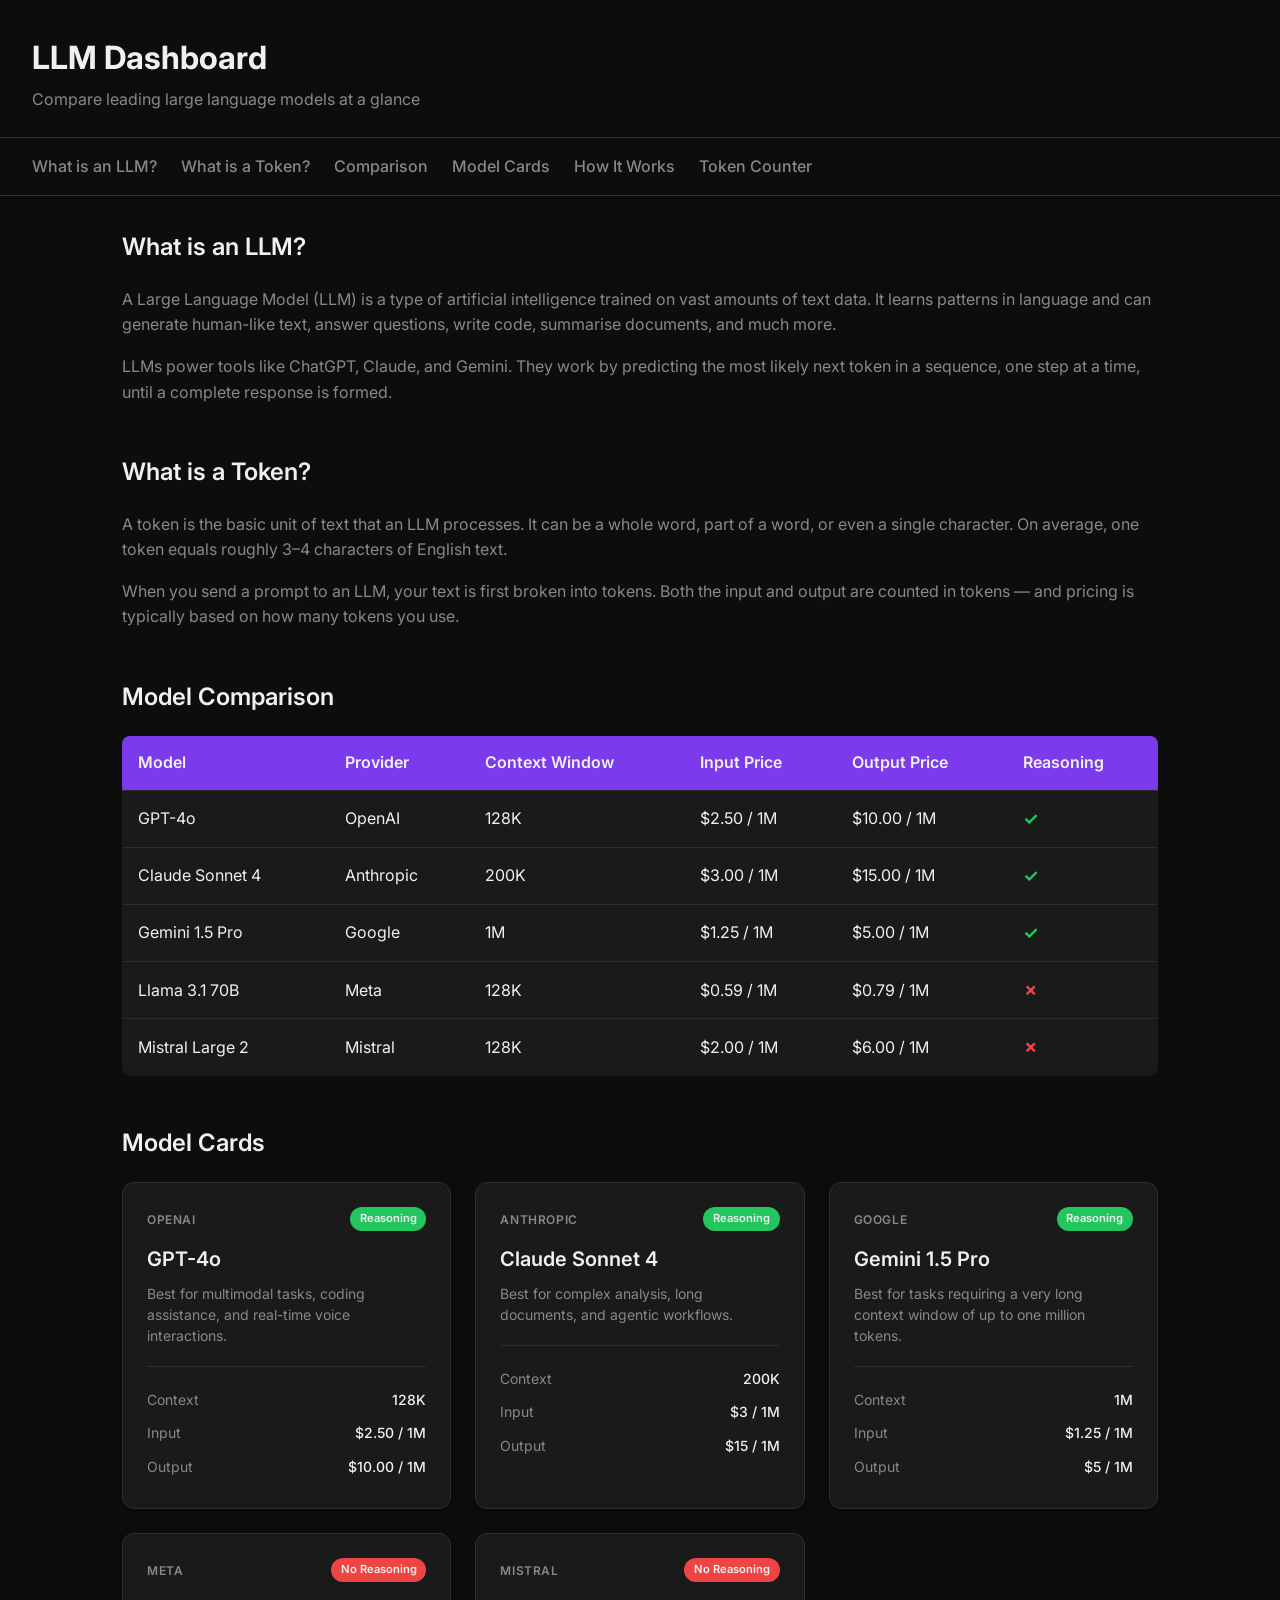
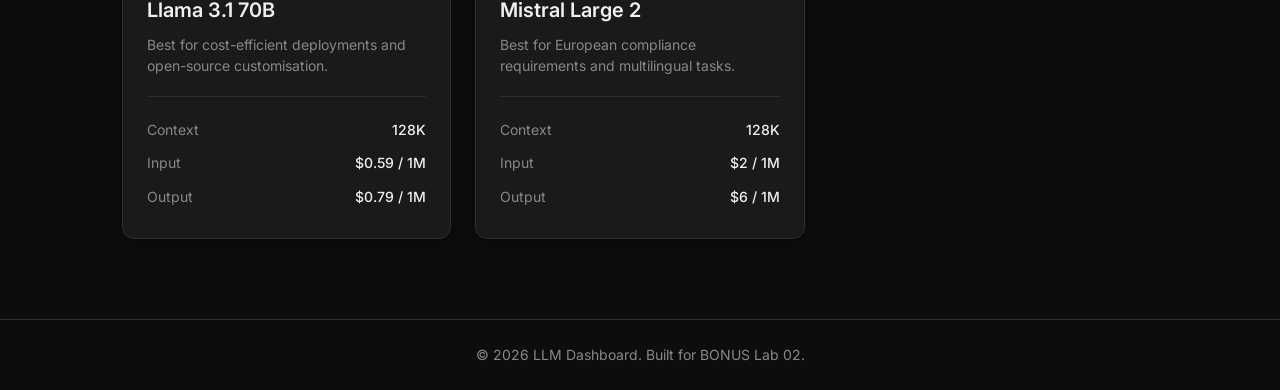
<file: index.html>
<!DOCTYPE html>
<html lang="en">
<head>
  <meta charset="UTF-8">
  <meta name="viewport" content="width=device-width, initial-scale=1.0">
  <title>LLM Dashboard</title>
  <link rel="stylesheet" href="styles.css">
</head>
<body>
  <header>
    <h1>LLM Dashboard</h1>
    <p>Compare leading large language models at a glance</p>
  </header>

  <nav>
    <a href="#what-is-llm">What is an LLM?</a>
    <a href="#what-is-token">What is a Token?</a>
    <a href="#comparison">Comparison</a>
    <a href="#model-cards">Model Cards</a>
    <a href="how-it-works.html">How It Works</a>
    <a href="tokenCounter.html">Token Counter</a>
  </nav>

  <main>
    <section id="what-is-llm">
      <h2>What is an LLM?</h2>
      <p>
        A Large Language Model (LLM) is a type of artificial intelligence trained on vast
        amounts of text data. It learns patterns in language and can generate human-like
        text, answer questions, write code, summarise documents, and much more.
      </p>
      <p>
        LLMs power tools like ChatGPT, Claude, and Gemini. They work by predicting the
        most likely next token in a sequence, one step at a time, until a complete response
        is formed.
      </p>
    </section>

    <section id="what-is-token">
      <h2>What is a Token?</h2>
      <p>
        A token is the basic unit of text that an LLM processes. It can be a whole word,
        part of a word, or even a single character. On average, one token equals roughly
        3–4 characters of English text.
      </p>
      <p>
        When you send a prompt to an LLM, your text is first broken into tokens. Both the
        input and output are counted in tokens — and pricing is typically based on how many
        tokens you use.
      </p>
    </section>

    <section id="comparison">
      <h2>Model Comparison</h2>
      <table>
        <thead>
          <tr>
            <th>Model</th>
            <th>Provider</th>
            <th>Context Window</th>
            <th>Input Price</th>
            <th>Output Price</th>
            <th>Reasoning</th>
          </tr>
        </thead>
        <tbody>
          <tr>
            <td>GPT-4o</td>
            <td>OpenAI</td>
            <td>128K</td>
            <td>$2.50 / 1M</td>
            <td>$10.00 / 1M</td>
            <td class="reasoning-cell reasoning-yes-cell">✓</td>
          </tr>
          <tr>
            <td>Claude Sonnet 4</td>
            <td>Anthropic</td>
            <td>200K</td>
            <td>$3.00 / 1M</td>
            <td>$15.00 / 1M</td>
            <td class="reasoning-cell reasoning-yes-cell">✓</td>
          </tr>
          <tr>
            <td>Gemini 1.5 Pro</td>
            <td>Google</td>
            <td>1M</td>
            <td>$1.25 / 1M</td>
            <td>$5.00 / 1M</td>
            <td class="reasoning-cell reasoning-yes-cell">✓</td>
          </tr>
          <tr>
            <td>Llama 3.1 70B</td>
            <td>Meta</td>
            <td>128K</td>
            <td>$0.59 / 1M</td>
            <td>$0.79 / 1M</td>
            <td class="reasoning-cell reasoning-no-cell">✗</td>
          </tr>
          <tr>
            <td>Mistral Large 2</td>
            <td>Mistral</td>
            <td>128K</td>
            <td>$2.00 / 1M</td>
            <td>$6.00 / 1M</td>
            <td class="reasoning-cell reasoning-no-cell">✗</td>
          </tr>
        </tbody>
      </table>
    </section>

    <section id="model-cards">
      <h2>Model Cards</h2>
      <div class="cards-grid">
        <div class="card">
          <div class="card-header">
            <span class="card-provider">OpenAI</span>
            <span class="card-reasoning reasoning-yes">Reasoning</span>
          </div>
          <h3 class="card-name">GPT-4o</h3>
          <p class="card-tagline">Best for multimodal tasks, coding assistance, and real-time voice interactions.</p>
          <ul class="card-specs">
            <li><span class="spec-label">Context</span><span class="spec-value">128K</span></li>
            <li><span class="spec-label">Input</span><span class="spec-value">$2.50 / 1M</span></li>
            <li><span class="spec-label">Output</span><span class="spec-value">$10.00 / 1M</span></li>
          </ul>
        </div>

        <div class="card">
          <div class="card-header">
            <span class="card-provider">Anthropic</span>
            <span class="card-reasoning reasoning-yes">Reasoning</span>
          </div>
          <h3 class="card-name">Claude Sonnet 4</h3>
          <p class="card-tagline">Best for complex analysis, long documents, and agentic workflows.</p>
          <ul class="card-specs">
            <li><span class="spec-label">Context</span><span class="spec-value">200K</span></li>
            <li><span class="spec-label">Input</span><span class="spec-value">$3 / 1M</span></li>
            <li><span class="spec-label">Output</span><span class="spec-value">$15 / 1M</span></li>
          </ul>
        </div>

        <div class="card">
          <div class="card-header">
            <span class="card-provider">Google</span>
            <span class="card-reasoning reasoning-yes">Reasoning</span>
          </div>
          <h3 class="card-name">Gemini 1.5 Pro</h3>
          <p class="card-tagline">Best for tasks requiring a very long context window of up to one million tokens.</p>
          <ul class="card-specs">
            <li><span class="spec-label">Context</span><span class="spec-value">1M</span></li>
            <li><span class="spec-label">Input</span><span class="spec-value">$1.25 / 1M</span></li>
            <li><span class="spec-label">Output</span><span class="spec-value">$5 / 1M</span></li>
          </ul>
        </div>

        <div class="card">
          <div class="card-header">
            <span class="card-provider">Meta</span>
            <span class="card-reasoning reasoning-no">No Reasoning</span>
          </div>
          <h3 class="card-name">Llama 3.1 70B</h3>
          <p class="card-tagline">Best for cost-efficient deployments and open-source customisation.</p>
          <ul class="card-specs">
            <li><span class="spec-label">Context</span><span class="spec-value">128K</span></li>
            <li><span class="spec-label">Input</span><span class="spec-value">$0.59 / 1M</span></li>
            <li><span class="spec-label">Output</span><span class="spec-value">$0.79 / 1M</span></li>
          </ul>
        </div>

        <div class="card">
          <div class="card-header">
            <span class="card-provider">Mistral</span>
            <span class="card-reasoning reasoning-no">No Reasoning</span>
          </div>
          <h3 class="card-name">Mistral Large 2</h3>
          <p class="card-tagline">Best for European compliance requirements and multilingual tasks.</p>
          <ul class="card-specs">
            <li><span class="spec-label">Context</span><span class="spec-value">128K</span></li>
            <li><span class="spec-label">Input</span><span class="spec-value">$2 / 1M</span></li>
            <li><span class="spec-label">Output</span><span class="spec-value">$6 / 1M</span></li>
          </ul>
        </div>
      </div>
    </section>
  </main>

  <footer>
    <p>&copy; 2026 LLM Dashboard. Built for BONUS Lab 02.</p>
  </footer>
</body>
</html>
</file>
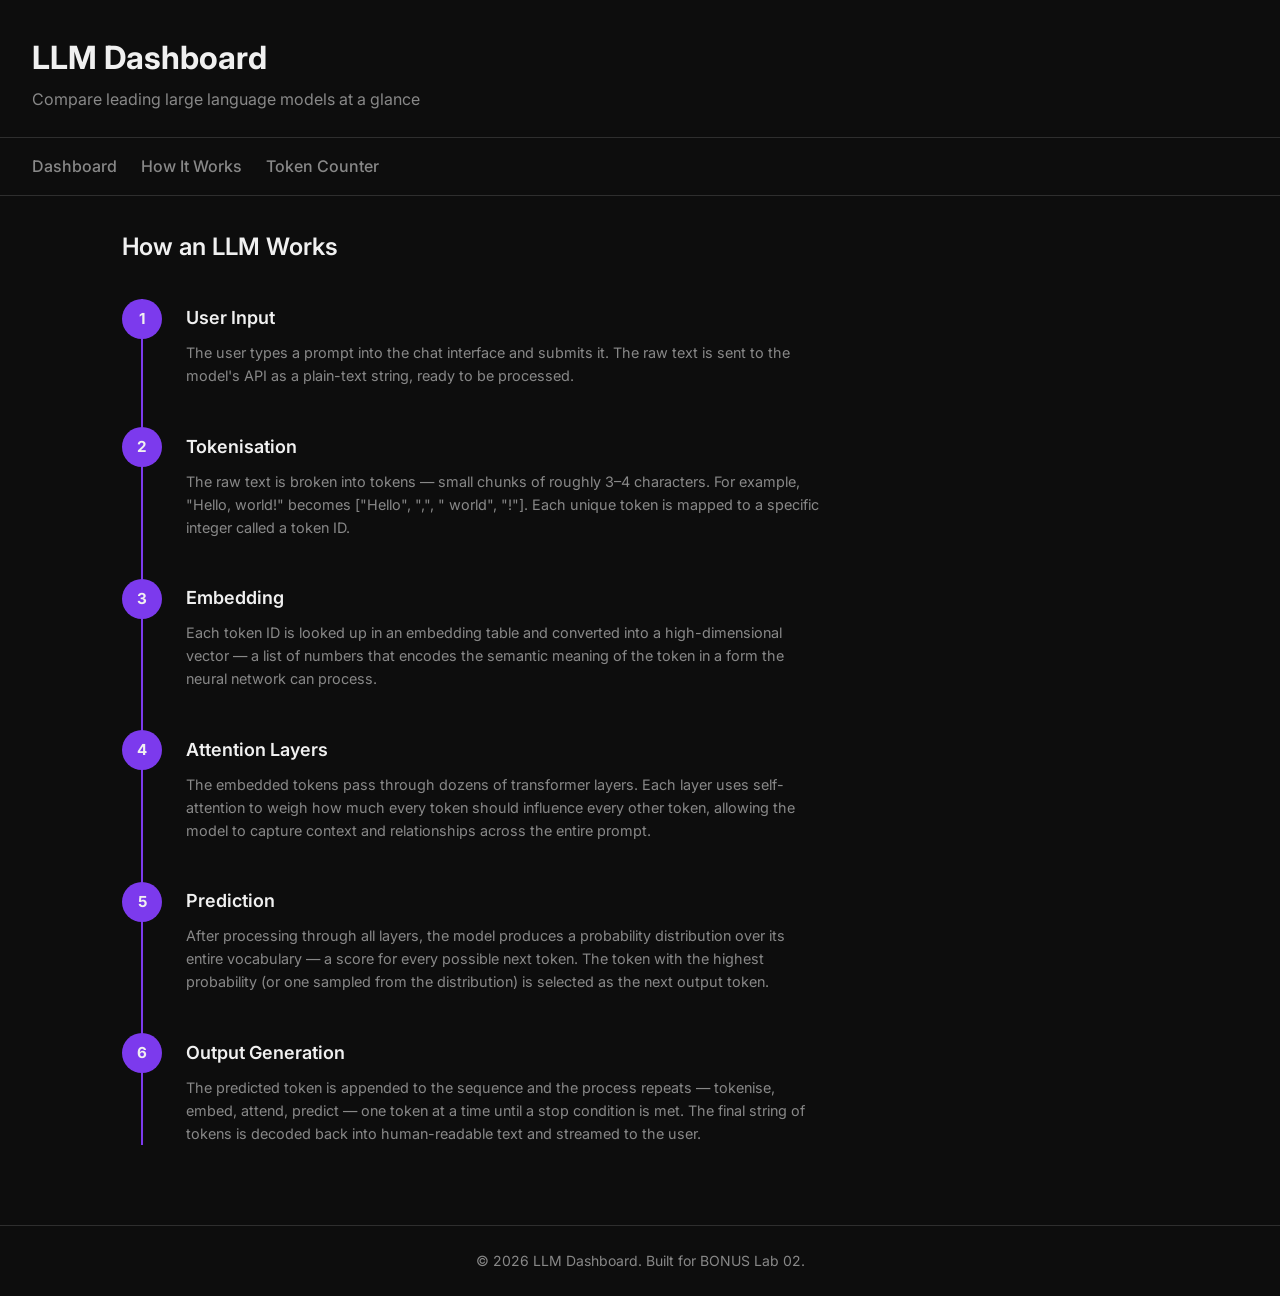
<file: how-it-works.html>
<!DOCTYPE html>
<html lang="en">
<head>
  <meta charset="UTF-8">
  <meta name="viewport" content="width=device-width, initial-scale=1.0">
  <title>How an LLM Works</title>
  <link rel="stylesheet" href="styles.css">
</head>
<body>
  <header>
    <h1>LLM Dashboard</h1>
    <p>Compare leading large language models at a glance</p>
  </header>

  <nav>
    <a href="index.html">Dashboard</a>
    <a href="how-it-works.html">How It Works</a>
    <a href="tokenCounter.html">Token Counter</a>
  </nav>

  <main>
    <section id="timeline">
      <h2>How an LLM Works</h2>
      <ol class="timeline">
        <li class="timeline-step">
          <div class="step-marker">1</div>
          <div class="step-content">
            <h3>User Input</h3>
            <p>
              The user types a prompt into the chat interface and submits it. The raw text
              is sent to the model's API as a plain-text string, ready to be processed.
            </p>
          </div>
        </li>

        <li class="timeline-step">
          <div class="step-marker">2</div>
          <div class="step-content">
            <h3>Tokenisation</h3>
            <p>
              The raw text is broken into tokens — small chunks of roughly 3–4 characters.
              For example, "Hello, world!" becomes ["Hello", ",", " world", "!"]. Each unique
              token is mapped to a specific integer called a token ID.
            </p>
          </div>
        </li>

        <li class="timeline-step">
          <div class="step-marker">3</div>
          <div class="step-content">
            <h3>Embedding</h3>
            <p>
              Each token ID is looked up in an embedding table and converted into a
              high-dimensional vector — a list of numbers that encodes the semantic meaning
              of the token in a form the neural network can process.
            </p>
          </div>
        </li>

        <li class="timeline-step">
          <div class="step-marker">4</div>
          <div class="step-content">
            <h3>Attention Layers</h3>
            <p>
              The embedded tokens pass through dozens of transformer layers. Each layer uses
              self-attention to weigh how much every token should influence every other token,
              allowing the model to capture context and relationships across the entire prompt.
            </p>
          </div>
        </li>

        <li class="timeline-step">
          <div class="step-marker">5</div>
          <div class="step-content">
            <h3>Prediction</h3>
            <p>
              After processing through all layers, the model produces a probability
              distribution over its entire vocabulary — a score for every possible next token.
              The token with the highest probability (or one sampled from the distribution)
              is selected as the next output token.
            </p>
          </div>
        </li>

        <li class="timeline-step">
          <div class="step-marker">6</div>
          <div class="step-content">
            <h3>Output Generation</h3>
            <p>
              The predicted token is appended to the sequence and the process repeats —
              tokenise, embed, attend, predict — one token at a time until a stop condition
              is met. The final string of tokens is decoded back into human-readable text
              and streamed to the user.
            </p>
          </div>
        </li>
      </ol>
    </section>
  </main>

  <footer>
    <p>&copy; 2026 LLM Dashboard. Built for BONUS Lab 02.</p>
  </footer>
</body>
</html>
</file>
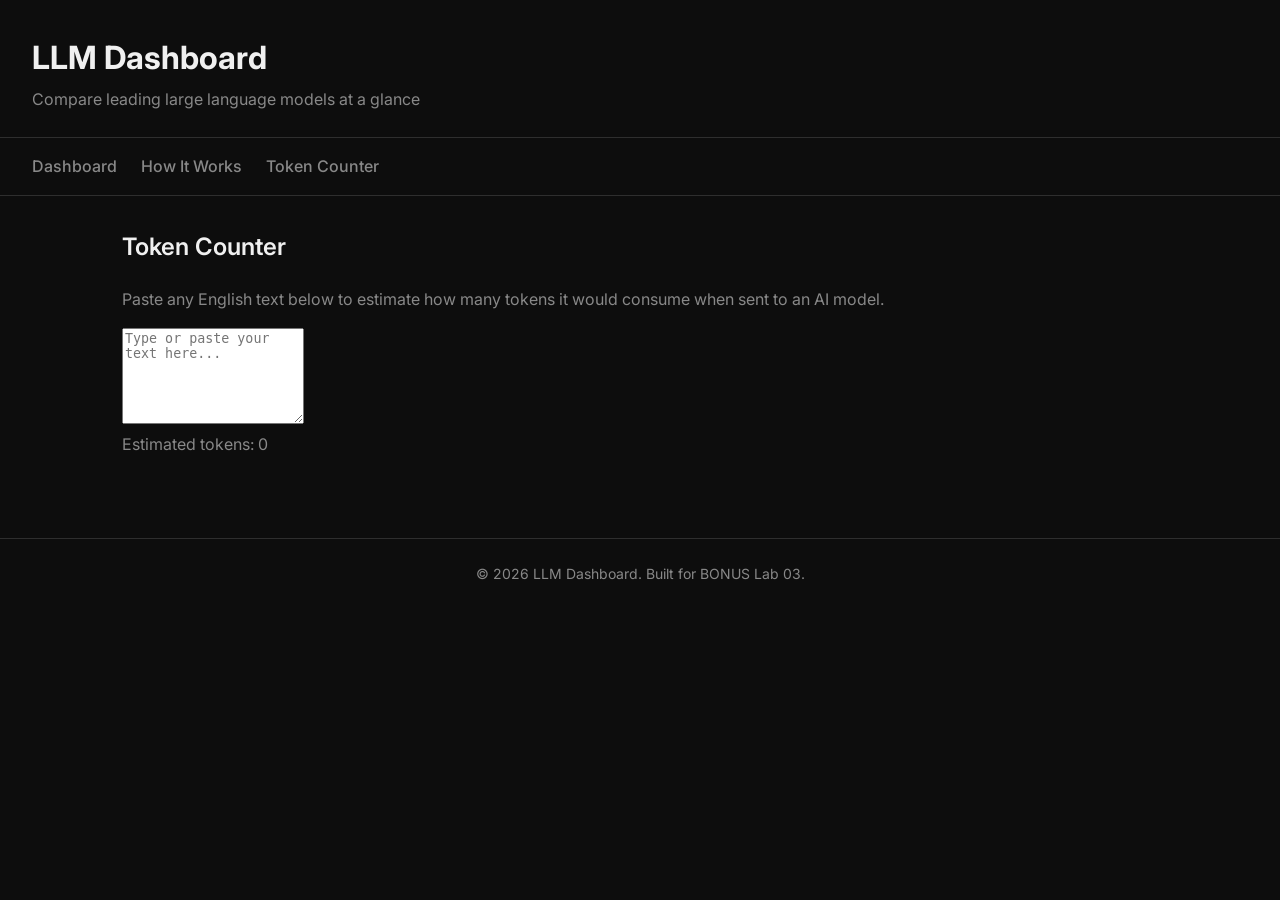
<file: tokenCounter.html>
<!DOCTYPE html>
<html lang="en">
<head>
  <meta charset="UTF-8">
  <meta name="viewport" content="width=device-width, initial-scale=1.0">
  <title>Token Counter</title>
  <link rel="stylesheet" href="styles.css">
</head>
<body>
  <header>
    <h1>LLM Dashboard</h1>
    <p>Compare leading large language models at a glance</p>
  </header>

  <nav>
    <a href="index.html">Dashboard</a>
    <a href="how-it-works.html">How It Works</a>
    <a href="tokenCounter.html">Token Counter</a>
  </nav>

  <main>
    <section id="tokenCounter">
      <h2>Token Counter</h2>
      <p>Paste any English text below to estimate how many tokens it would consume when sent to an AI model.</p>
      <textarea id="inputText" rows="6" placeholder="Type or paste your text here..."></textarea>
      <p id="result">Estimated tokens: 0</p>
    </section>
  </main>

  <footer>
    <p>&copy; 2026 LLM Dashboard. Built for BONUS Lab 03.</p>
  </footer>

  <script src="tokenCounter.js"></script>
</body>
</html>
</file>
<file: styles.css>
@import url('https://fonts.googleapis.com/css2?family=Inter:wght@400;500;600;700&display=swap');

:root {
  --color-background: #0d0d0d;
  --color-surface: #1a1a1a;
  --color-border: #2e2e2e;
  --color-text-primary: #f0f0f0;
  --color-text-secondary: #888888;
  --color-accent: #7c3aed;
  --color-accent-hover: #6d28d9;
  --color-success: #22c55e;
  --color-error: #ef4444;
}

*,
*::before,
*::after {
  box-sizing: border-box;
}

body {
  margin: 0;
  background-color: var(--color-background);
  color: var(--color-text-primary);
  font-family: 'Inter', sans-serif;
  line-height: 1.6;
}

header {
  padding: 2rem 2rem 1.5rem;
  border-bottom: 1px solid var(--color-border);
}

header h1 {
  margin: 0 0 0.25rem;
  font-size: 2rem;
  font-weight: 700;
}

header p {
  margin: 0;
  color: var(--color-text-secondary);
}

nav {
  display: flex;
  flex-wrap: wrap;
  gap: 1.5rem;
  padding: 1rem 2rem;
  border-bottom: 1px solid var(--color-border);
}

nav a {
  color: var(--color-text-secondary);
  text-decoration: none;
  font-weight: 500;
  transition: color 0.2s ease;
}

nav a:hover {
  color: var(--color-accent);
}

main {
  max-width: 1100px;
  margin: 0 auto;
  padding: 2rem;
}

section {
  margin-bottom: 3rem;
}

section h2 {
  margin: 0 0 1.25rem;
  font-size: 1.5rem;
  font-weight: 600;
}

section p {
  color: var(--color-text-secondary);
  margin: 0 0 1rem;
}

footer {
  padding: 1.5rem 2rem;
  border-top: 1px solid var(--color-border);
  font-size: 0.875rem;
  color: var(--color-text-secondary);
  text-align: center;
}

footer p {
  margin: 0;
}

/* Comparison Table */
table {
  width: 100%;
  border-collapse: collapse;
  background-color: var(--color-surface);
  border-radius: 8px;
  overflow: hidden;
}

thead tr {
  background-color: var(--color-accent);
}

th,
td {
  padding: 0.875rem 1rem;
  text-align: left;
  border-bottom: 1px solid var(--color-border);
}

th {
  font-weight: 600;
  color: var(--color-text-primary);
}

tbody tr:last-child td {
  border-bottom: none;
}

tbody tr:hover {
  background-color: var(--color-background);
}

.reasoning-yes-cell {
  color: var(--color-success);
  font-weight: 700;
  font-size: 1.1rem;
}

.reasoning-no-cell {
  color: var(--color-error);
  font-weight: 700;
  font-size: 1.1rem;
}

/* Model Cards */
.cards-grid {
  display: grid;
  grid-template-columns: repeat(auto-fill, minmax(300px, 1fr));
  gap: 1.5rem;
}

.card {
  background-color: var(--color-surface);
  border: 1px solid var(--color-border);
  border-radius: 12px;
  padding: 1.5rem;
  box-shadow: 0 4px 12px rgba(0, 0, 0, 0.3);
  transition: transform 0.25s ease, box-shadow 0.25s ease;
}

.card:hover {
  transform: translateY(-4px);
  box-shadow: 0 8px 24px rgba(0, 0, 0, 0.45);
}

.card-header {
  display: flex;
  justify-content: space-between;
  align-items: center;
  margin-bottom: 0.75rem;
}

.card-provider {
  font-size: 0.75rem;
  font-weight: 600;
  letter-spacing: 0.05em;
  text-transform: uppercase;
  color: var(--color-text-secondary);
}

.card-reasoning {
  font-size: 0.7rem;
  font-weight: 600;
  padding: 0.2rem 0.6rem;
  border-radius: 999px;
  color: var(--color-text-primary);
}

.reasoning-yes {
  background-color: var(--color-success);
}

.reasoning-no {
  background-color: var(--color-error);
}

.card-name {
  margin: 0 0 0.5rem;
  font-size: 1.25rem;
  font-weight: 600;
}

.card-tagline {
  margin: 0 0 1.25rem;
  font-size: 0.875rem;
  color: var(--color-text-secondary);
  line-height: 1.5;
}

.card-specs {
  list-style: none;
  margin: 0;
  padding: 0;
  border-top: 1px solid var(--color-border);
  padding-top: 1rem;
}

.card-specs li {
  display: flex;
  justify-content: space-between;
  padding: 0.35rem 0;
  font-size: 0.875rem;
}

.spec-label {
  color: var(--color-text-secondary);
}

.spec-value {
  font-weight: 500;
}

/* Timeline */
#timeline h2 {
  margin-bottom: 2rem;
}

.timeline {
  list-style: none;
  padding: 0;
  position: relative;
  max-width: 700px;
}

.timeline::before {
  content: "";
  position: absolute;
  left: 19px;
  top: 0;
  bottom: 0;
  width: 2px;
  background-color: var(--color-accent);
}

.timeline-step {
  position: relative;
  display: flex;
  align-items: flex-start;
  margin-bottom: 2.5rem;
  animation: fadeInUp 0.6s ease forwards;
  opacity: 0;
}

.timeline-step:nth-child(1) { animation-delay: 0.1s; }
.timeline-step:nth-child(2) { animation-delay: 0.25s; }
.timeline-step:nth-child(3) { animation-delay: 0.4s; }
.timeline-step:nth-child(4) { animation-delay: 0.55s; }
.timeline-step:nth-child(5) { animation-delay: 0.7s; }
.timeline-step:nth-child(6) { animation-delay: 0.85s; }

.step-marker {
  flex-shrink: 0;
  width: 40px;
  height: 40px;
  border-radius: 50%;
  background-color: var(--color-accent);
  color: var(--color-text-primary);
  display: flex;
  align-items: center;
  justify-content: center;
  font-weight: 700;
  font-size: 0.95rem;
  position: relative;
  z-index: 1;
}

.step-content {
  margin-left: 1.5rem;
  padding-top: 0.35rem;
}

.step-content h3 {
  margin: 0 0 0.5rem;
  font-size: 1.125rem;
  font-weight: 600;
}

.step-content p {
  margin: 0;
  font-size: 0.9rem;
  color: var(--color-text-secondary);
  line-height: 1.6;
}

@keyframes fadeInUp {
  from {
    opacity: 0;
    transform: translateY(20px);
  }
  to {
    opacity: 1;
    transform: translateY(0);
  }
}
</file>
